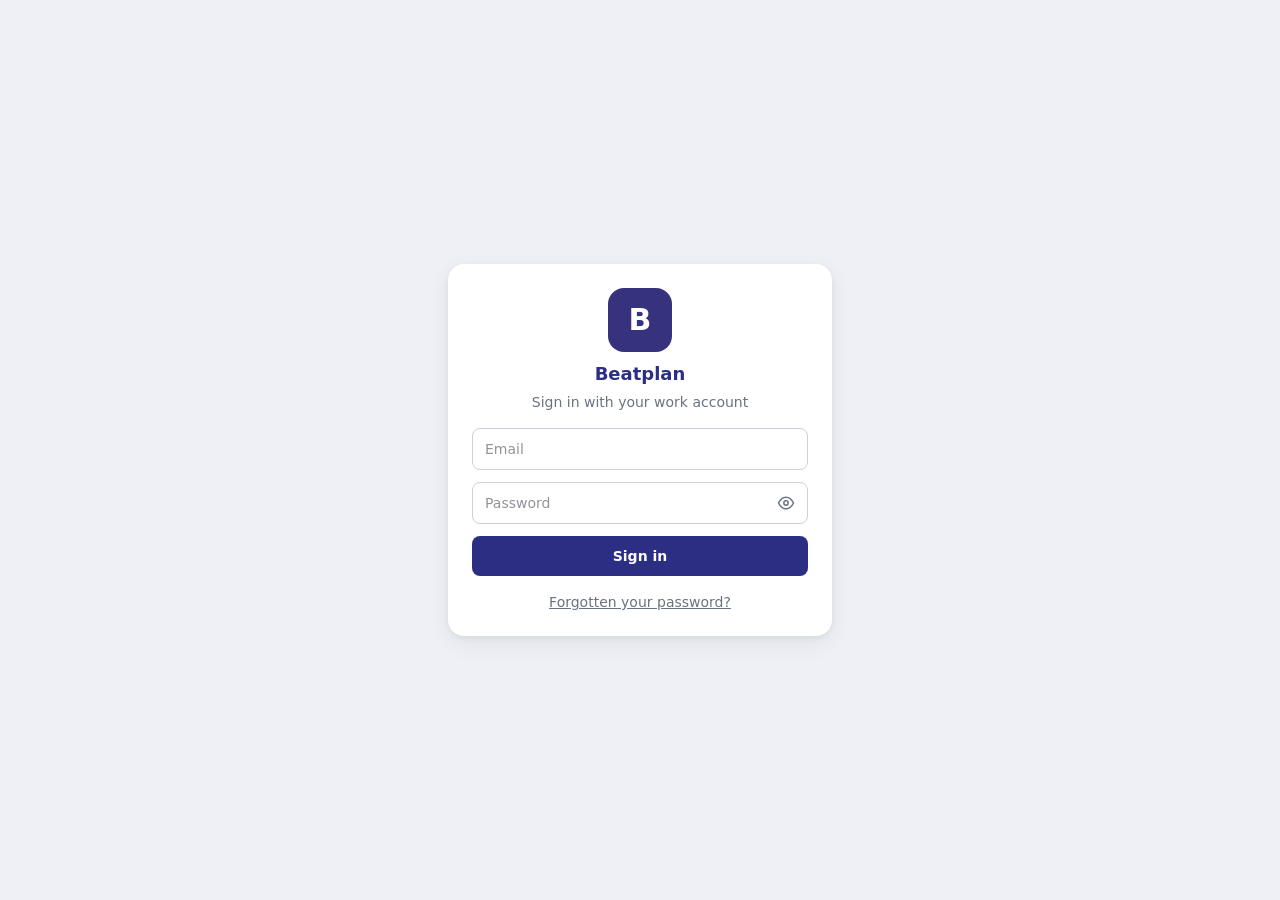
<file: index.html>
<!doctype html>
<html lang="en">
  <head>
    <meta charset="UTF-8" />
    <link rel="icon" type="image/png" href="/icon-192.png" />
    <link rel="apple-touch-icon" href="/icon-192.png" />
    <meta name="viewport" content="width=device-width, initial-scale=1.0, viewport-fit=cover" />
    <!-- GitHub Pages fronts can send no headers, so the referrer policy has to
         live here: a signed-in tenant app must not leak its org's URL into
         external referrers, and the fallback SPAs behind Vercel also pick it up. -->
    <meta name="referrer" content="no-referrer" />
    <meta name="theme-color" content="#37327e" />
    <meta name="description" content="Beatplan: the day's round, computed every morning" />
    <title>Beatplan</title>
    <script type="module" crossorigin src="/assets/index-s99oDeAH.js"></script>
    <link rel="stylesheet" crossorigin href="/assets/index-CmgxK_yv.css">
  <link rel="manifest" href="/manifest.webmanifest"></head>
  <body>
    <div id="root"></div>
  </body>
</html>
</file>
<file: assets/index-CmgxK_yv.css>
/*! tailwindcss v4.3.3 | MIT License | https://tailwindcss.com */
@layer properties{@supports (((-webkit-hyphens:none)) and (not (margin-trim:inline))) or ((-moz-orient:inline) and (not (color:rgb(from red r g b)))){*,:before,:after,::backdrop{--tw-rotate-x:initial;--tw-rotate-y:initial;--tw-rotate-z:initial;--tw-skew-x:initial;--tw-skew-y:initial;--tw-space-y-reverse:0;--tw-divide-y-reverse:0;--tw-border-style:solid;--tw-leading:initial;--tw-font-weight:initial;--tw-tracking:initial;--tw-ordinal:initial;--tw-slashed-zero:initial;--tw-numeric-figure:initial;--tw-numeric-spacing:initial;--tw-numeric-fraction:initial;--tw-shadow:0 0 #0000;--tw-shadow-color:initial;--tw-shadow-alpha:100%;--tw-inset-shadow:0 0 #0000;--tw-inset-shadow-color:initial;--tw-inset-shadow-alpha:100%;--tw-ring-color:initial;--tw-ring-shadow:0 0 #0000;--tw-inset-ring-color:initial;--tw-inset-ring-shadow:0 0 #0000;--tw-ring-inset:initial;--tw-ring-offset-width:0px;--tw-ring-offset-color:#fff;--tw-ring-offset-shadow:0 0 #0000;--tw-blur:initial;--tw-brightness:initial;--tw-contrast:initial;--tw-grayscale:initial;--tw-hue-rotate:initial;--tw-invert:initial;--tw-opacity:initial;--tw-saturate:initial;--tw-sepia:initial;--tw-drop-shadow:initial;--tw-drop-shadow-color:initial;--tw-drop-shadow-alpha:100%;--tw-drop-shadow-size:initial;--tw-backdrop-blur:initial;--tw-backdrop-brightness:initial;--tw-backdrop-contrast:initial;--tw-backdrop-grayscale:initial;--tw-backdrop-hue-rotate:initial;--tw-backdrop-invert:initial;--tw-backdrop-opacity:initial;--tw-backdrop-saturate:initial;--tw-backdrop-sepia:initial}}}@layer theme{:root,:host{--font-sans:-apple-system, BlinkMacSystemFont, "Segoe UI", Roboto, "Helvetica Neue", "Noto Sans", Arial, sans-serif, "Apple Color Emoji", "Segoe UI Emoji", "Segoe UI Symbol", "Noto Color Emoji";--font-mono:ui-monospace, SFMono-Regular, Menlo, Monaco, Consolas, "Liberation Mono", "Courier New", monospace;--color-red-50:oklch(97.1% .013 17.38);--color-red-100:oklch(93.6% .032 17.717);--color-red-200:oklch(88.5% .062 18.334);--color-red-300:oklch(80.8% .114 19.571);--color-red-500:#e33355;--color-red-600:#cf1d3f;--color-red-700:#ad1734;--color-red-800:oklch(44.4% .177 26.899);--color-red-900:oklch(39.6% .141 25.723);--color-amber-50:oklch(98.7% .022 95.277);--color-amber-100:oklch(96.2% .059 95.617);--color-amber-300:oklch(87.9% .169 91.605);--color-amber-400:oklch(82.8% .189 84.429);--color-amber-500:oklch(76.9% .188 70.08);--color-amber-600:oklch(66.6% .179 58.318);--color-amber-700:oklch(55.5% .163 48.998);--color-amber-800:oklch(47.3% .137 46.201);--color-amber-900:oklch(41.4% .112 45.904);--color-emerald-50:oklch(97.9% .021 166.113);--color-emerald-100:oklch(95% .052 163.051);--color-emerald-400:oklch(76.5% .177 163.223);--color-emerald-600:oklch(59.6% .145 163.225);--color-emerald-700:oklch(50.8% .118 165.612);--color-emerald-800:oklch(43.2% .095 166.913);--color-emerald-900:oklch(37.8% .077 168.94);--color-teal-50:#f0f0f9;--color-teal-100:#e1e1f3;--color-teal-200:#c4c4e6;--color-teal-300:#9f9fd4;--color-teal-500:#4e4ea6;--color-teal-600:#3a3a92;--color-teal-700:#2c2e83;--color-teal-800:#232468;--color-teal-900:#1b1c52;--color-indigo-50:#f0f0f9;--color-indigo-300:#9f9fd4;--color-indigo-400:#7373bd;--color-indigo-500:#4e4ea6;--color-indigo-600:#3a3a92;--color-indigo-700:#2c2e83;--color-indigo-800:#232468;--color-slate-50:#f7f8fb;--color-slate-100:#eef0f5;--color-slate-200:#e2e5ee;--color-slate-300:#cbd0dd;--color-slate-400:#9aa1b4;--color-slate-500:#6b7280;--color-slate-600:#4b5162;--color-slate-700:#363b49;--color-slate-800:#232733;--color-slate-900:#151821;--color-black:#000;--color-white:#fff;--spacing:.25rem;--container-sm:24rem;--container-md:28rem;--container-2xl:42rem;--text-xs:.75rem;--text-xs--line-height:calc(1 / .75);--text-sm:.875rem;--text-sm--line-height:calc(1.25 / .875);--text-base:1rem;--text-base--line-height:calc(1.5 / 1);--text-lg:1.125rem;--text-lg--line-height:calc(1.75 / 1.125);--text-2xl:1.5rem;--text-2xl--line-height:calc(2 / 1.5);--text-3xl:1.875rem;--text-3xl--line-height:calc(2.25 / 1.875);--font-weight-normal:400;--font-weight-medium:500;--font-weight-semibold:600;--font-weight-bold:700;--font-weight-extrabold:800;--tracking-wide:.025em;--leading-tight:1.25;--leading-snug:1.375;--leading-relaxed:1.625;--radius-sm:.25rem;--radius-md:.375rem;--radius-lg:.5rem;--radius-xl:.75rem;--radius-2xl:1rem;--radius-3xl:1.5rem;--animate-pulse:pulse 2s cubic-bezier(.4, 0, .6, 1) infinite;--default-transition-duration:.15s;--default-transition-timing-function:cubic-bezier(.4, 0, .2, 1);--default-font-family:var(--font-sans);--default-mono-font-family:var(--font-mono)}}@layer base{*,:after,:before,::backdrop{box-sizing:border-box;border:0 solid;margin:0;padding:0}::file-selector-button{box-sizing:border-box;border:0 solid;margin:0;padding:0}html,:host{-webkit-text-size-adjust:100%;tab-size:4;line-height:1.5;font-family:var(--default-font-family,-apple-system, BlinkMacSystemFont, "Segoe UI", Roboto, "Helvetica Neue", "Noto Sans", Arial, sans-serif, "Apple Color Emoji", "Segoe UI Emoji", "Segoe UI Symbol", "Noto Color Emoji");font-feature-settings:var(--default-font-feature-settings,normal);font-variation-settings:var(--default-font-variation-settings,normal);-webkit-tap-highlight-color:transparent}hr{height:0;color:inherit;border-top-width:1px}abbr:where([title]){-webkit-text-decoration:underline dotted;text-decoration:underline dotted}h1,h2,h3,h4,h5,h6{font-size:inherit;font-weight:inherit}a{color:inherit;-webkit-text-decoration:inherit;-webkit-text-decoration:inherit;-webkit-text-decoration:inherit;-webkit-text-decoration:inherit;text-decoration:inherit}b,strong{font-weight:bolder}code,kbd,samp,pre{font-family:var(--default-mono-font-family,ui-monospace, SFMono-Regular, Menlo, Monaco, Consolas, "Liberation Mono", "Courier New", monospace);font-feature-settings:var(--default-mono-font-feature-settings,normal);font-variation-settings:var(--default-mono-font-variation-settings,normal);font-size:1em}small{font-size:80%}sub,sup{vertical-align:baseline;font-size:75%;line-height:0;position:relative}sub{bottom:-.25em}sup{top:-.5em}table{text-indent:0;border-color:inherit;border-collapse:collapse}:-moz-focusring:where(:not(iframe)){outline:auto}progress{vertical-align:baseline}summary{display:list-item}ol,ul,menu{list-style:none}img,svg,video,canvas,audio,iframe,embed,object{vertical-align:middle;display:block}img,video{max-width:100%;height:auto}button,input,select,optgroup,textarea{font:inherit;font-feature-settings:inherit;font-variation-settings:inherit;letter-spacing:inherit;color:inherit;opacity:1;background-color:#0000;border-radius:0}::file-selector-button{font:inherit;font-feature-settings:inherit;font-variation-settings:inherit;letter-spacing:inherit;color:inherit;opacity:1;background-color:#0000;border-radius:0}:where(select:is([multiple],[size])) optgroup{font-weight:bolder}:where(select:is([multiple],[size])) optgroup option{padding-inline-start:20px}::file-selector-button{margin-inline-end:4px}::placeholder{opacity:1}@supports (not ((-webkit-appearance:-apple-pay-button))) or (contain-intrinsic-size:1px){::placeholder{color:currentColor}@supports (color:color-mix(in lab, red, red)){::placeholder{color:color-mix(in oklab, currentcolor 50%, transparent)}}}textarea{resize:vertical}::-webkit-search-decoration{-webkit-appearance:none}::-webkit-date-and-time-value{min-height:1lh;text-align:inherit}::-webkit-datetime-edit{display:inline-flex}::-webkit-datetime-edit-fields-wrapper{padding:0}::-webkit-datetime-edit{padding-block:0}::-webkit-datetime-edit-year-field{padding-block:0}::-webkit-datetime-edit-month-field{padding-block:0}::-webkit-datetime-edit-day-field{padding-block:0}::-webkit-datetime-edit-hour-field{padding-block:0}::-webkit-datetime-edit-minute-field{padding-block:0}::-webkit-datetime-edit-second-field{padding-block:0}::-webkit-datetime-edit-millisecond-field{padding-block:0}::-webkit-datetime-edit-meridiem-field{padding-block:0}::-webkit-calendar-picker-indicator{line-height:1}:-moz-ui-invalid{box-shadow:none}button,input:where([type=button],[type=reset],[type=submit]){appearance:button}::file-selector-button{appearance:button}::-webkit-inner-spin-button{height:auto}::-webkit-outer-spin-button{height:auto}[hidden]:where(:not([hidden=until-found])){display:none!important}}@layer components;@layer utilities{.collapse{visibility:collapse}.invisible{visibility:hidden}.visible{visibility:visible}.absolute{position:absolute}.fixed{position:fixed}.relative{position:relative}.sticky{position:sticky}.inset-0{inset:0}.inset-y-0{inset-block:0}.top-0{top:0}.right-0{right:0}.bottom-0{bottom:0}.left-0{left:0}.z-10{z-index:10}.z-20{z-index:20}.z-30{z-index:30}.z-40{z-index:40}.z-50{z-index:50}.col-span-2{grid-column:span 2/span 2}.container{width:100%}@media (width>=40rem){.container{max-width:40rem}}@media (width>=48rem){.container{max-width:48rem}}@media (width>=64rem){.container{max-width:64rem}}@media (width>=80rem){.container{max-width:80rem}}@media (width>=96rem){.container{max-width:96rem}}.mx-auto{margin-inline:auto}.my-2{margin-block:calc(var(--spacing) * 2)}.mt-0\.5{margin-top:calc(var(--spacing) * .5)}.mt-1{margin-top:var(--spacing)}.mt-1\.5{margin-top:calc(var(--spacing) * 1.5)}.mt-2{margin-top:calc(var(--spacing) * 2)}.mt-3{margin-top:calc(var(--spacing) * 3)}.mt-4{margin-top:calc(var(--spacing) * 4)}.mt-5{margin-top:calc(var(--spacing) * 5)}.mb-1{margin-bottom:var(--spacing)}.mb-1\.5{margin-bottom:calc(var(--spacing) * 1.5)}.mb-2{margin-bottom:calc(var(--spacing) * 2)}.mb-3{margin-bottom:calc(var(--spacing) * 3)}.mb-4{margin-bottom:calc(var(--spacing) * 4)}.ml-0\.5{margin-left:calc(var(--spacing) * .5)}.ml-1{margin-left:var(--spacing)}.ml-1\.5{margin-left:calc(var(--spacing) * 1.5)}.ml-2{margin-left:calc(var(--spacing) * 2)}.ml-auto{margin-left:auto}.line-clamp-2{-webkit-line-clamp:2;-webkit-box-orient:vertical;display:-webkit-box;overflow:hidden}.block{display:block}.contents{display:contents}.flex{display:flex}.grid{display:grid}.hidden{display:none}.inline{display:inline}.inline-block{display:inline-block}.inline-flex{display:inline-flex}.table{display:table}.aspect-square{aspect-ratio:1}.h-1{height:var(--spacing)}.h-1\.5{height:calc(var(--spacing) * 1.5)}.h-1\/2{height:50%}.h-2{height:calc(var(--spacing) * 2)}.h-2\.5{height:calc(var(--spacing) * 2.5)}.h-5{height:calc(var(--spacing) * 5)}.h-6{height:calc(var(--spacing) * 6)}.h-7{height:calc(var(--spacing) * 7)}.h-16{height:calc(var(--spacing) * 16)}.h-44{height:calc(var(--spacing) * 44)}.h-52{height:calc(var(--spacing) * 52)}.h-\[22px\]{height:22px}.h-full{height:100%}.h-screen{height:100vh}.max-h-48{max-height:calc(var(--spacing) * 48)}.max-h-56{max-height:calc(var(--spacing) * 56)}.max-h-64{max-height:calc(var(--spacing) * 64)}.max-h-\[80vh\]{max-height:80vh}.min-h-screen{min-height:100vh}.w-1\/2{width:50%}.w-2{width:calc(var(--spacing) * 2)}.w-2\.5{width:calc(var(--spacing) * 2.5)}.w-5{width:calc(var(--spacing) * 5)}.w-6{width:calc(var(--spacing) * 6)}.w-7{width:calc(var(--spacing) * 7)}.w-10{width:calc(var(--spacing) * 10)}.w-11{width:calc(var(--spacing) * 11)}.w-14{width:calc(var(--spacing) * 14)}.w-16{width:calc(var(--spacing) * 16)}.w-20{width:calc(var(--spacing) * 20)}.w-24{width:calc(var(--spacing) * 24)}.w-36{width:calc(var(--spacing) * 36)}.w-40{width:calc(var(--spacing) * 40)}.w-44{width:calc(var(--spacing) * 44)}.w-56{width:calc(var(--spacing) * 56)}.w-\[22px\]{width:22px}.w-fit{width:fit-content}.w-full{width:100%}.max-w-2xl{max-width:var(--container-2xl)}.max-w-\[85\%\]{max-width:85%}.max-w-full{max-width:100%}.max-w-md{max-width:var(--container-md)}.max-w-sm{max-width:var(--container-sm)}.min-w-0{min-width:0}.flex-1{flex:1}.shrink-0{flex-shrink:0}.border-collapse{border-collapse:collapse}.rotate-180{rotate:180deg}.transform{transform:var(--tw-rotate-x,) var(--tw-rotate-y,) var(--tw-rotate-z,) var(--tw-skew-x,) var(--tw-skew-y,)}.animate-pulse{animation:var(--animate-pulse)}.cursor-pointer{cursor:pointer}.cursor-zoom-in{cursor:zoom-in}.list-decimal{list-style-type:decimal}.list-disc{list-style-type:disc}.grid-cols-2{grid-template-columns:repeat(2,minmax(0,1fr))}.grid-cols-3{grid-template-columns:repeat(3,minmax(0,1fr))}.grid-cols-4{grid-template-columns:repeat(4,minmax(0,1fr))}.flex-col{flex-direction:column}.flex-wrap{flex-wrap:wrap}.items-baseline{align-items:baseline}.items-center{align-items:center}.items-end{align-items:flex-end}.items-start{align-items:flex-start}.justify-between{justify-content:space-between}.justify-center{justify-content:center}.gap-0\.5{gap:calc(var(--spacing) * .5)}.gap-1{gap:var(--spacing)}.gap-1\.5{gap:calc(var(--spacing) * 1.5)}.gap-2{gap:calc(var(--spacing) * 2)}.gap-2\.5{gap:calc(var(--spacing) * 2.5)}.gap-3{gap:calc(var(--spacing) * 3)}.gap-4{gap:calc(var(--spacing) * 4)}:where(.space-y-0\.5>:not(:last-child)){--tw-space-y-reverse:0;margin-block-start:calc(calc(var(--spacing) * .5) * var(--tw-space-y-reverse));margin-block-end:calc(calc(var(--spacing) * .5) * calc(1 - var(--tw-space-y-reverse)))}:where(.space-y-1>:not(:last-child)){--tw-space-y-reverse:0;margin-block-start:calc(var(--spacing) * var(--tw-space-y-reverse));margin-block-end:calc(var(--spacing) * calc(1 - var(--tw-space-y-reverse)))}:where(.space-y-1\.5>:not(:last-child)){--tw-space-y-reverse:0;margin-block-start:calc(calc(var(--spacing) * 1.5) * var(--tw-space-y-reverse));margin-block-end:calc(calc(var(--spacing) * 1.5) * calc(1 - var(--tw-space-y-reverse)))}:where(.space-y-2>:not(:last-child)){--tw-space-y-reverse:0;margin-block-start:calc(calc(var(--spacing) * 2) * var(--tw-space-y-reverse));margin-block-end:calc(calc(var(--spacing) * 2) * calc(1 - var(--tw-space-y-reverse)))}:where(.space-y-2\.5>:not(:last-child)){--tw-space-y-reverse:0;margin-block-start:calc(calc(var(--spacing) * 2.5) * var(--tw-space-y-reverse));margin-block-end:calc(calc(var(--spacing) * 2.5) * calc(1 - var(--tw-space-y-reverse)))}:where(.space-y-3>:not(:last-child)){--tw-space-y-reverse:0;margin-block-start:calc(calc(var(--spacing) * 3) * var(--tw-space-y-reverse));margin-block-end:calc(calc(var(--spacing) * 3) * calc(1 - var(--tw-space-y-reverse)))}:where(.space-y-4>:not(:last-child)){--tw-space-y-reverse:0;margin-block-start:calc(calc(var(--spacing) * 4) * var(--tw-space-y-reverse));margin-block-end:calc(calc(var(--spacing) * 4) * calc(1 - var(--tw-space-y-reverse)))}:where(.space-y-5>:not(:last-child)){--tw-space-y-reverse:0;margin-block-start:calc(calc(var(--spacing) * 5) * var(--tw-space-y-reverse));margin-block-end:calc(calc(var(--spacing) * 5) * calc(1 - var(--tw-space-y-reverse)))}:where(.space-y-6>:not(:last-child)){--tw-space-y-reverse:0;margin-block-start:calc(calc(var(--spacing) * 6) * var(--tw-space-y-reverse));margin-block-end:calc(calc(var(--spacing) * 6) * calc(1 - var(--tw-space-y-reverse)))}.gap-x-2{column-gap:calc(var(--spacing) * 2)}:where(.divide-y>:not(:last-child)){--tw-divide-y-reverse:0;border-bottom-style:var(--tw-border-style);border-top-style:var(--tw-border-style);border-top-width:calc(1px * var(--tw-divide-y-reverse));border-bottom-width:calc(1px * calc(1 - var(--tw-divide-y-reverse)))}:where(.divide-slate-100>:not(:last-child)){border-color:var(--color-slate-100)}.truncate{text-overflow:ellipsis;white-space:nowrap;overflow:hidden}.overflow-hidden{overflow:hidden}.overflow-x-auto{overflow-x:auto}.overflow-y-auto{overflow-y:auto}.rounded{border-radius:.25rem}.rounded-2xl{border-radius:var(--radius-2xl)}.rounded-full{border-radius:2147483647px}.rounded-lg{border-radius:var(--radius-lg)}.rounded-md{border-radius:var(--radius-md)}.rounded-sm{border-radius:var(--radius-sm)}.rounded-xl{border-radius:var(--radius-xl)}.rounded-t-2xl{border-top-left-radius:var(--radius-2xl);border-top-right-radius:var(--radius-2xl)}.rounded-t-3xl{border-top-left-radius:var(--radius-3xl);border-top-right-radius:var(--radius-3xl)}.rounded-l-md{border-top-left-radius:var(--radius-md);border-bottom-left-radius:var(--radius-md)}.rounded-r-md{border-top-right-radius:var(--radius-md);border-bottom-right-radius:var(--radius-md)}.rounded-br-sm{border-bottom-right-radius:var(--radius-sm)}.rounded-bl-sm{border-bottom-left-radius:var(--radius-sm)}.border{border-style:var(--tw-border-style);border-width:1px}.border-2{border-style:var(--tw-border-style);border-width:2px}.border-t{border-top-style:var(--tw-border-style);border-top-width:1px}.border-r{border-right-style:var(--tw-border-style);border-right-width:1px}.border-b{border-bottom-style:var(--tw-border-style);border-bottom-width:1px}.border-l-2{border-left-style:var(--tw-border-style);border-left-width:2px}.border-l-4{border-left-style:var(--tw-border-style);border-left-width:4px}.border-dashed{--tw-border-style:dashed;border-style:dashed}.border-amber-300{border-color:var(--color-amber-300)}.border-amber-400{border-color:var(--color-amber-400)}.border-amber-500{border-color:var(--color-amber-500)}.border-emerald-600{border-color:var(--color-emerald-600)}.border-indigo-300{border-color:var(--color-indigo-300)}.border-indigo-400{border-color:var(--color-indigo-400)}.border-indigo-500{border-color:var(--color-indigo-500)}.border-red-200{border-color:var(--color-red-200)}.border-red-300{border-color:var(--color-red-300)}.border-red-500{border-color:var(--color-red-500)}.border-red-600{border-color:var(--color-red-600)}.border-slate-100{border-color:var(--color-slate-100)}.border-slate-200{border-color:var(--color-slate-200)}.border-slate-300{border-color:var(--color-slate-300)}.border-slate-400{border-color:var(--color-slate-400)}.border-slate-500{border-color:var(--color-slate-500)}.border-slate-800{border-color:var(--color-slate-800)}.border-teal-200{border-color:var(--color-teal-200)}.border-teal-300{border-color:var(--color-teal-300)}.border-teal-500{border-color:var(--color-teal-500)}.border-teal-600{border-color:var(--color-teal-600)}.border-teal-700{border-color:var(--color-teal-700)}.bg-\[\#D6193F\]\/10{background-color:oklab(56.2444% .203088 .0700792/.1)}.bg-\[\#fcfcfb\]{background-color:#fcfcfb}.bg-amber-50{background-color:var(--color-amber-50)}.bg-amber-100{background-color:var(--color-amber-100)}.bg-amber-400{background-color:var(--color-amber-400)}.bg-amber-500{background-color:var(--color-amber-500)}.bg-amber-600{background-color:var(--color-amber-600)}.bg-black\/30{background-color:#0000004d}@supports (color:color-mix(in lab, red, red)){.bg-black\/30{background-color:color-mix(in oklab, var(--color-black) 30%, transparent)}}.bg-black\/80{background-color:#000c}@supports (color:color-mix(in lab, red, red)){.bg-black\/80{background-color:color-mix(in oklab, var(--color-black) 80%, transparent)}}.bg-emerald-50{background-color:var(--color-emerald-50)}.bg-emerald-100{background-color:var(--color-emerald-100)}.bg-emerald-400{background-color:var(--color-emerald-400)}.bg-emerald-600{background-color:var(--color-emerald-600)}.bg-indigo-50{background-color:var(--color-indigo-50)}.bg-indigo-500{background-color:var(--color-indigo-500)}.bg-indigo-600{background-color:var(--color-indigo-600)}.bg-red-50{background-color:var(--color-red-50)}.bg-red-100{background-color:var(--color-red-100)}.bg-red-500{background-color:var(--color-red-500)}.bg-red-600{background-color:var(--color-red-600)}.bg-red-700{background-color:var(--color-red-700)}.bg-slate-50{background-color:var(--color-slate-50)}.bg-slate-50\/60{background-color:#f7f8fb99}@supports (color:color-mix(in lab, red, red)){.bg-slate-50\/60{background-color:color-mix(in oklab, var(--color-slate-50) 60%, transparent)}}.bg-slate-100{background-color:var(--color-slate-100)}.bg-slate-200{background-color:var(--color-slate-200)}.bg-slate-300{background-color:var(--color-slate-300)}.bg-slate-400{background-color:var(--color-slate-400)}.bg-slate-700{background-color:var(--color-slate-700)}.bg-slate-800{background-color:var(--color-slate-800)}.bg-teal-50{background-color:var(--color-teal-50)}.bg-teal-100{background-color:var(--color-teal-100)}.bg-teal-600{background-color:var(--color-teal-600)}.bg-teal-600\/10{background-color:#3a3a921a}@supports (color:color-mix(in lab, red, red)){.bg-teal-600\/10{background-color:color-mix(in oklab, var(--color-teal-600) 10%, transparent)}}.bg-teal-700{background-color:var(--color-teal-700)}.bg-teal-800\/60{background-color:#23246899}@supports (color:color-mix(in lab, red, red)){.bg-teal-800\/60{background-color:color-mix(in oklab, var(--color-teal-800) 60%, transparent)}}.bg-white{background-color:var(--color-white)}.bg-white\/90{background-color:#ffffffe6}@supports (color:color-mix(in lab, red, red)){.bg-white\/90{background-color:color-mix(in oklab, var(--color-white) 90%, transparent)}}.bg-white\/95{background-color:#fffffff2}@supports (color:color-mix(in lab, red, red)){.bg-white\/95{background-color:color-mix(in oklab, var(--color-white) 95%, transparent)}}.object-contain{object-fit:contain}.object-cover{object-fit:cover}.p-2{padding:calc(var(--spacing) * 2)}.p-2\.5{padding:calc(var(--spacing) * 2.5)}.p-3{padding:calc(var(--spacing) * 3)}.p-4{padding:calc(var(--spacing) * 4)}.p-5{padding:calc(var(--spacing) * 5)}.p-6{padding:calc(var(--spacing) * 6)}.p-8{padding:calc(var(--spacing) * 8)}.px-1{padding-inline:var(--spacing)}.px-1\.5{padding-inline:calc(var(--spacing) * 1.5)}.px-2{padding-inline:calc(var(--spacing) * 2)}.px-2\.5{padding-inline:calc(var(--spacing) * 2.5)}.px-3{padding-inline:calc(var(--spacing) * 3)}.px-4{padding-inline:calc(var(--spacing) * 4)}.py-0\.5{padding-block:calc(var(--spacing) * .5)}.py-1{padding-block:var(--spacing)}.py-1\.5{padding-block:calc(var(--spacing) * 1.5)}.py-2{padding-block:calc(var(--spacing) * 2)}.py-2\.5{padding-block:calc(var(--spacing) * 2.5)}.py-3{padding-block:calc(var(--spacing) * 3)}.py-4{padding-block:calc(var(--spacing) * 4)}.pt-1{padding-top:var(--spacing)}.pt-2{padding-top:calc(var(--spacing) * 2)}.pt-3{padding-top:calc(var(--spacing) * 3)}.pr-3{padding-right:calc(var(--spacing) * 3)}.pr-8{padding-right:calc(var(--spacing) * 8)}.pr-11{padding-right:calc(var(--spacing) * 11)}.pb-1{padding-bottom:var(--spacing)}.pb-1\.5{padding-bottom:calc(var(--spacing) * 1.5)}.pb-2{padding-bottom:calc(var(--spacing) * 2)}.pb-6{padding-bottom:calc(var(--spacing) * 6)}.pb-8{padding-bottom:calc(var(--spacing) * 8)}.pb-\[env\(safe-area-inset-bottom\)\]{padding-bottom:env(safe-area-inset-bottom)}.pb-\[max\(0\.75rem\,env\(safe-area-inset-bottom\)\)\]{padding-bottom:max(.75rem, env(safe-area-inset-bottom))}.pl-2\.5{padding-left:calc(var(--spacing) * 2.5)}.pl-3{padding-left:calc(var(--spacing) * 3)}.pl-5{padding-left:calc(var(--spacing) * 5)}.text-center{text-align:center}.text-left{text-align:left}.text-right{text-align:right}.font-mono{font-family:var(--font-mono)}.text-2xl{font-size:var(--text-2xl);line-height:var(--tw-leading,var(--text-2xl--line-height))}.text-3xl{font-size:var(--text-3xl);line-height:var(--tw-leading,var(--text-3xl--line-height))}.text-base{font-size:var(--text-base);line-height:var(--tw-leading,var(--text-base--line-height))}.text-lg{font-size:var(--text-lg);line-height:var(--tw-leading,var(--text-lg--line-height))}.text-sm{font-size:var(--text-sm);line-height:var(--tw-leading,var(--text-sm--line-height))}.text-xs{font-size:var(--text-xs);line-height:var(--tw-leading,var(--text-xs--line-height))}.text-\[10px\]{font-size:10px}.text-\[11px\]{font-size:11px}.text-\[14px\]{font-size:14px}.text-\[15px\]{font-size:15px}.leading-relaxed{--tw-leading:var(--leading-relaxed);line-height:var(--leading-relaxed)}.leading-snug{--tw-leading:var(--leading-snug);line-height:var(--leading-snug)}.leading-tight{--tw-leading:var(--leading-tight);line-height:var(--leading-tight)}.font-bold{--tw-font-weight:var(--font-weight-bold);font-weight:var(--font-weight-bold)}.font-extrabold{--tw-font-weight:var(--font-weight-extrabold);font-weight:var(--font-weight-extrabold)}.font-medium{--tw-font-weight:var(--font-weight-medium);font-weight:var(--font-weight-medium)}.font-normal{--tw-font-weight:var(--font-weight-normal);font-weight:var(--font-weight-normal)}.font-semibold{--tw-font-weight:var(--font-weight-semibold);font-weight:var(--font-weight-semibold)}.tracking-wide{--tw-tracking:var(--tracking-wide);letter-spacing:var(--tracking-wide)}.whitespace-nowrap{white-space:nowrap}.whitespace-pre-line{white-space:pre-line}.whitespace-pre-wrap{white-space:pre-wrap}.text-\[\#D6193F\]{color:#d6193f}.text-amber-600{color:var(--color-amber-600)}.text-amber-700{color:var(--color-amber-700)}.text-amber-800{color:var(--color-amber-800)}.text-amber-900{color:var(--color-amber-900)}.text-emerald-600{color:var(--color-emerald-600)}.text-emerald-700{color:var(--color-emerald-700)}.text-emerald-800{color:var(--color-emerald-800)}.text-emerald-900{color:var(--color-emerald-900)}.text-indigo-700{color:var(--color-indigo-700)}.text-indigo-800{color:var(--color-indigo-800)}.text-red-500{color:var(--color-red-500)}.text-red-600{color:var(--color-red-600)}.text-red-700{color:var(--color-red-700)}.text-red-800{color:var(--color-red-800)}.text-red-900{color:var(--color-red-900)}.text-slate-300{color:var(--color-slate-300)}.text-slate-400{color:var(--color-slate-400)}.text-slate-500{color:var(--color-slate-500)}.text-slate-600{color:var(--color-slate-600)}.text-slate-700{color:var(--color-slate-700)}.text-slate-800{color:var(--color-slate-800)}.text-slate-900{color:var(--color-slate-900)}.text-teal-700{color:var(--color-teal-700)}.text-teal-800{color:var(--color-teal-800)}.text-teal-900{color:var(--color-teal-900)}.text-white{color:var(--color-white)}.capitalize{text-transform:capitalize}.uppercase{text-transform:uppercase}.tabular-nums{--tw-numeric-spacing:tabular-nums;font-variant-numeric:var(--tw-ordinal,) var(--tw-slashed-zero,) var(--tw-numeric-figure,) var(--tw-numeric-spacing,) var(--tw-numeric-fraction,)}.underline{text-decoration-line:underline}.decoration-teal-300{-webkit-text-decoration-color:var(--color-teal-300);-webkit-text-decoration-color:var(--color-teal-300);-webkit-text-decoration-color:var(--color-teal-300);text-decoration-color:var(--color-teal-300)}.decoration-2{text-decoration-thickness:2px}.underline-offset-2{text-underline-offset:2px}.underline-offset-4{text-underline-offset:4px}.opacity-40{opacity:.4}.opacity-60{opacity:.6}.opacity-70{opacity:.7}.shadow,.shadow-sm{--tw-shadow:0 1px 3px 0 var(--tw-shadow-color,#0000001a), 0 1px 2px -1px var(--tw-shadow-color,#0000001a);box-shadow:var(--tw-inset-shadow), var(--tw-inset-ring-shadow), var(--tw-ring-offset-shadow), var(--tw-ring-shadow), var(--tw-shadow)}.ring,.ring-1{--tw-ring-shadow:var(--tw-ring-inset,) 0 0 0 calc(1px + var(--tw-ring-offset-width)) var(--tw-ring-color,currentcolor);box-shadow:var(--tw-inset-shadow), var(--tw-inset-ring-shadow), var(--tw-ring-offset-shadow), var(--tw-ring-shadow), var(--tw-shadow)}.ring-2{--tw-ring-shadow:var(--tw-ring-inset,) 0 0 0 calc(2px + var(--tw-ring-offset-width)) var(--tw-ring-color,currentcolor);box-shadow:var(--tw-inset-shadow), var(--tw-inset-ring-shadow), var(--tw-ring-offset-shadow), var(--tw-ring-shadow), var(--tw-shadow)}.ring-red-200{--tw-ring-color:var(--color-red-200)}.ring-slate-300{--tw-ring-color:var(--color-slate-300)}.ring-teal-500{--tw-ring-color:var(--color-teal-500)}.ring-teal-600{--tw-ring-color:var(--color-teal-600)}.\!filter{filter:var(--tw-blur,) var(--tw-brightness,) var(--tw-contrast,) var(--tw-grayscale,) var(--tw-hue-rotate,) var(--tw-invert,) var(--tw-saturate,) var(--tw-sepia,) var(--tw-drop-shadow,)!important}.filter{filter:var(--tw-blur,) var(--tw-brightness,) var(--tw-contrast,) var(--tw-grayscale,) var(--tw-hue-rotate,) var(--tw-invert,) var(--tw-saturate,) var(--tw-sepia,) var(--tw-drop-shadow,)}.backdrop-blur{--tw-backdrop-blur:blur(8px);-webkit-backdrop-filter:var(--tw-backdrop-blur,) var(--tw-backdrop-brightness,) var(--tw-backdrop-contrast,) var(--tw-backdrop-grayscale,) var(--tw-backdrop-hue-rotate,) var(--tw-backdrop-invert,) var(--tw-backdrop-opacity,) var(--tw-backdrop-saturate,) var(--tw-backdrop-sepia,);backdrop-filter:var(--tw-backdrop-blur,) var(--tw-backdrop-brightness,) var(--tw-backdrop-contrast,) var(--tw-backdrop-grayscale,) var(--tw-backdrop-hue-rotate,) var(--tw-backdrop-invert,) var(--tw-backdrop-opacity,) var(--tw-backdrop-saturate,) var(--tw-backdrop-sepia,)}.transition-all{transition-property:all;transition-timing-function:var(--tw-ease,var(--default-transition-timing-function));transition-duration:var(--tw-duration,var(--default-transition-duration))}.transition-transform{transition-property:transform,translate,scale,rotate;transition-timing-function:var(--tw-ease,var(--default-transition-timing-function));transition-duration:var(--tw-duration,var(--default-transition-duration))}.\[wb\:\<row\>\]{wb:<row>}.first\:pt-0:first-child{padding-top:0}.last\:mb-0:last-child{margin-bottom:0}.last\:border-0:last-child{border-style:var(--tw-border-style);border-width:0}.last\:pb-0:last-child{padding-bottom:0}@media (hover:hover){.hover\:bg-slate-50:hover{background-color:var(--color-slate-50)}.hover\:bg-slate-100:hover{background-color:var(--color-slate-100)}.hover\:underline:hover{text-decoration-line:underline}}.focus\:ring-2:focus{--tw-ring-shadow:var(--tw-ring-inset,) 0 0 0 calc(2px + var(--tw-ring-offset-width)) var(--tw-ring-color,currentcolor);box-shadow:var(--tw-inset-shadow), var(--tw-inset-ring-shadow), var(--tw-ring-offset-shadow), var(--tw-ring-shadow), var(--tw-shadow)}.focus\:ring-teal-600:focus{--tw-ring-color:var(--color-teal-600)}.focus\:outline-none:focus{--tw-outline-style:none;outline-style:none}.disabled\:bg-slate-200:disabled{background-color:var(--color-slate-200)}.disabled\:text-slate-300:disabled{color:var(--color-slate-300)}.disabled\:text-slate-400:disabled{color:var(--color-slate-400)}.disabled\:text-slate-500:disabled{color:var(--color-slate-500)}.disabled\:opacity-40:disabled{opacity:.4}.disabled\:opacity-50:disabled{opacity:.5}@media (width>=40rem){.sm\:grid-cols-2{grid-template-columns:repeat(2,minmax(0,1fr))}.sm\:grid-cols-4{grid-template-columns:repeat(4,minmax(0,1fr))}.sm\:flex-row{flex-direction:row}.sm\:items-center{align-items:center}}@media (width>=64rem){.lg\:inset-y-0{inset-block:0}.lg\:right-0{right:0}.lg\:left-auto{left:auto}.lg\:col-span-full{grid-column:1/-1}.lg\:mx-auto{margin-inline:auto}.lg\:flex{display:flex}.lg\:grid{display:grid}.lg\:hidden{display:none}.lg\:w-\[440px\]{width:440px}.lg\:w-auto{width:auto}.lg\:w-full{width:100%}.lg\:max-w-2xl{max-width:var(--container-2xl)}.lg\:max-w-\[1600px\]{max-width:1600px}.lg\:max-w-none{max-width:none}.lg\:grid-cols-2{grid-template-columns:repeat(2,minmax(0,1fr))}.lg\:items-start{align-items:flex-start}.lg\:gap-2{gap:calc(var(--spacing) * 2)}.lg\:gap-4{gap:calc(var(--spacing) * 4)}:where(.lg\:space-y-0>:not(:last-child)){--tw-space-y-reverse:0;margin-block:0}.lg\:border-l{border-left-style:var(--tw-border-style);border-left-width:1px}.lg\:border-slate-200{border-color:var(--color-slate-200)}.lg\:p-6{padding:calc(var(--spacing) * 6)}.lg\:px-6{padding-inline:calc(var(--spacing) * 6)}.lg\:pl-56{padding-left:calc(var(--spacing) * 56)}.lg\:shadow-xl{--tw-shadow:0 20px 25px -5px var(--tw-shadow-color,#0000001a), 0 8px 10px -6px var(--tw-shadow-color,#0000001a);box-shadow:var(--tw-inset-shadow), var(--tw-inset-ring-shadow), var(--tw-ring-offset-shadow), var(--tw-ring-shadow), var(--tw-shadow)}}@media (width>=80rem){.xl\:grid-cols-3{grid-template-columns:repeat(3,minmax(0,1fr))}}@media (width>=96rem){.\32 xl\:grid-cols-3{grid-template-columns:repeat(3,minmax(0,1fr))}}}html{-webkit-text-size-adjust:100%}body{color:#232733;-webkit-font-smoothing:antialiased;-moz-osx-font-smoothing:grayscale;overscroll-behavior-y:none;background:#f4f5fa;font-family:system-ui,-apple-system,Segoe UI,Roboto,Helvetica,Arial,sans-serif}.shadow-sm{box-shadow:0 1px 2px #1518210a,0 1px 3px #1518210f,0 0 0 1px #15182108!important}.shadow{box-shadow:0 2px 6px #1518210f,0 8px 24px #1518210f!important}.rounded-xl{border-radius:1rem!important}input,select,textarea,button{font-family:inherit}input:focus,select:focus,textarea:focus{border-color:#7373bd;outline:none;box-shadow:0 0 0 3px #2e2e831f}a,button{transition:background-color .15s,color .15s,box-shadow .15s,transform 50ms}button:active{transform:scale(.98)}.no-scrollbar::-webkit-scrollbar{display:none}.no-scrollbar{scrollbar-width:none}@keyframes sheet-up{0%{transform:translateY(100%)}to{transform:translateY(0)}}.animate-sheet{animation:.22s cubic-bezier(.32,.72,0,1) sheet-up}@property --tw-rotate-x{syntax:"*";inherits:false}@property --tw-rotate-y{syntax:"*";inherits:false}@property --tw-rotate-z{syntax:"*";inherits:false}@property --tw-skew-x{syntax:"*";inherits:false}@property --tw-skew-y{syntax:"*";inherits:false}@property --tw-space-y-reverse{syntax:"*";inherits:false;initial-value:0}@property --tw-divide-y-reverse{syntax:"*";inherits:false;initial-value:0}@property --tw-border-style{syntax:"*";inherits:false;initial-value:solid}@property --tw-leading{syntax:"*";inherits:false}@property --tw-font-weight{syntax:"*";inherits:false}@property --tw-tracking{syntax:"*";inherits:false}@property --tw-ordinal{syntax:"*";inherits:false}@property --tw-slashed-zero{syntax:"*";inherits:false}@property --tw-numeric-figure{syntax:"*";inherits:false}@property --tw-numeric-spacing{syntax:"*";inherits:false}@property --tw-numeric-fraction{syntax:"*";inherits:false}@property --tw-shadow{syntax:"*";inherits:false;initial-value:0 0 #0000}@property --tw-shadow-color{syntax:"*";inherits:false}@property --tw-shadow-alpha{syntax:"<percentage>";inherits:false;initial-value:100%}@property --tw-inset-shadow{syntax:"*";inherits:false;initial-value:0 0 #0000}@property --tw-inset-shadow-color{syntax:"*";inherits:false}@property --tw-inset-shadow-alpha{syntax:"<percentage>";inherits:false;initial-value:100%}@property --tw-ring-color{syntax:"*";inherits:false}@property --tw-ring-shadow{syntax:"*";inherits:false;initial-value:0 0 #0000}@property --tw-inset-ring-color{syntax:"*";inherits:false}@property --tw-inset-ring-shadow{syntax:"*";inherits:false;initial-value:0 0 #0000}@property --tw-ring-inset{syntax:"*";inherits:false}@property --tw-ring-offset-width{syntax:"<length>";inherits:false;initial-value:0}@property --tw-ring-offset-color{syntax:"*";inherits:false;initial-value:#fff}@property --tw-ring-offset-shadow{syntax:"*";inherits:false;initial-value:0 0 #0000}@property --tw-blur{syntax:"*";inherits:false}@property --tw-brightness{syntax:"*";inherits:false}@property --tw-contrast{syntax:"*";inherits:false}@property --tw-grayscale{syntax:"*";inherits:false}@property --tw-hue-rotate{syntax:"*";inherits:false}@property --tw-invert{syntax:"*";inherits:false}@property --tw-opacity{syntax:"*";inherits:false}@property --tw-saturate{syntax:"*";inherits:false}@property --tw-sepia{syntax:"*";inherits:false}@property --tw-drop-shadow{syntax:"*";inherits:false}@property --tw-drop-shadow-color{syntax:"*";inherits:false}@property --tw-drop-shadow-alpha{syntax:"<percentage>";inherits:false;initial-value:100%}@property --tw-drop-shadow-size{syntax:"*";inherits:false}@property --tw-backdrop-blur{syntax:"*";inherits:false}@property --tw-backdrop-brightness{syntax:"*";inherits:false}@property --tw-backdrop-contrast{syntax:"*";inherits:false}@property --tw-backdrop-grayscale{syntax:"*";inherits:false}@property --tw-backdrop-hue-rotate{syntax:"*";inherits:false}@property --tw-backdrop-invert{syntax:"*";inherits:false}@property --tw-backdrop-opacity{syntax:"*";inherits:false}@property --tw-backdrop-saturate{syntax:"*";inherits:false}@property --tw-backdrop-sepia{syntax:"*";inherits:false}@keyframes pulse{50%{opacity:.5}}
</file>
